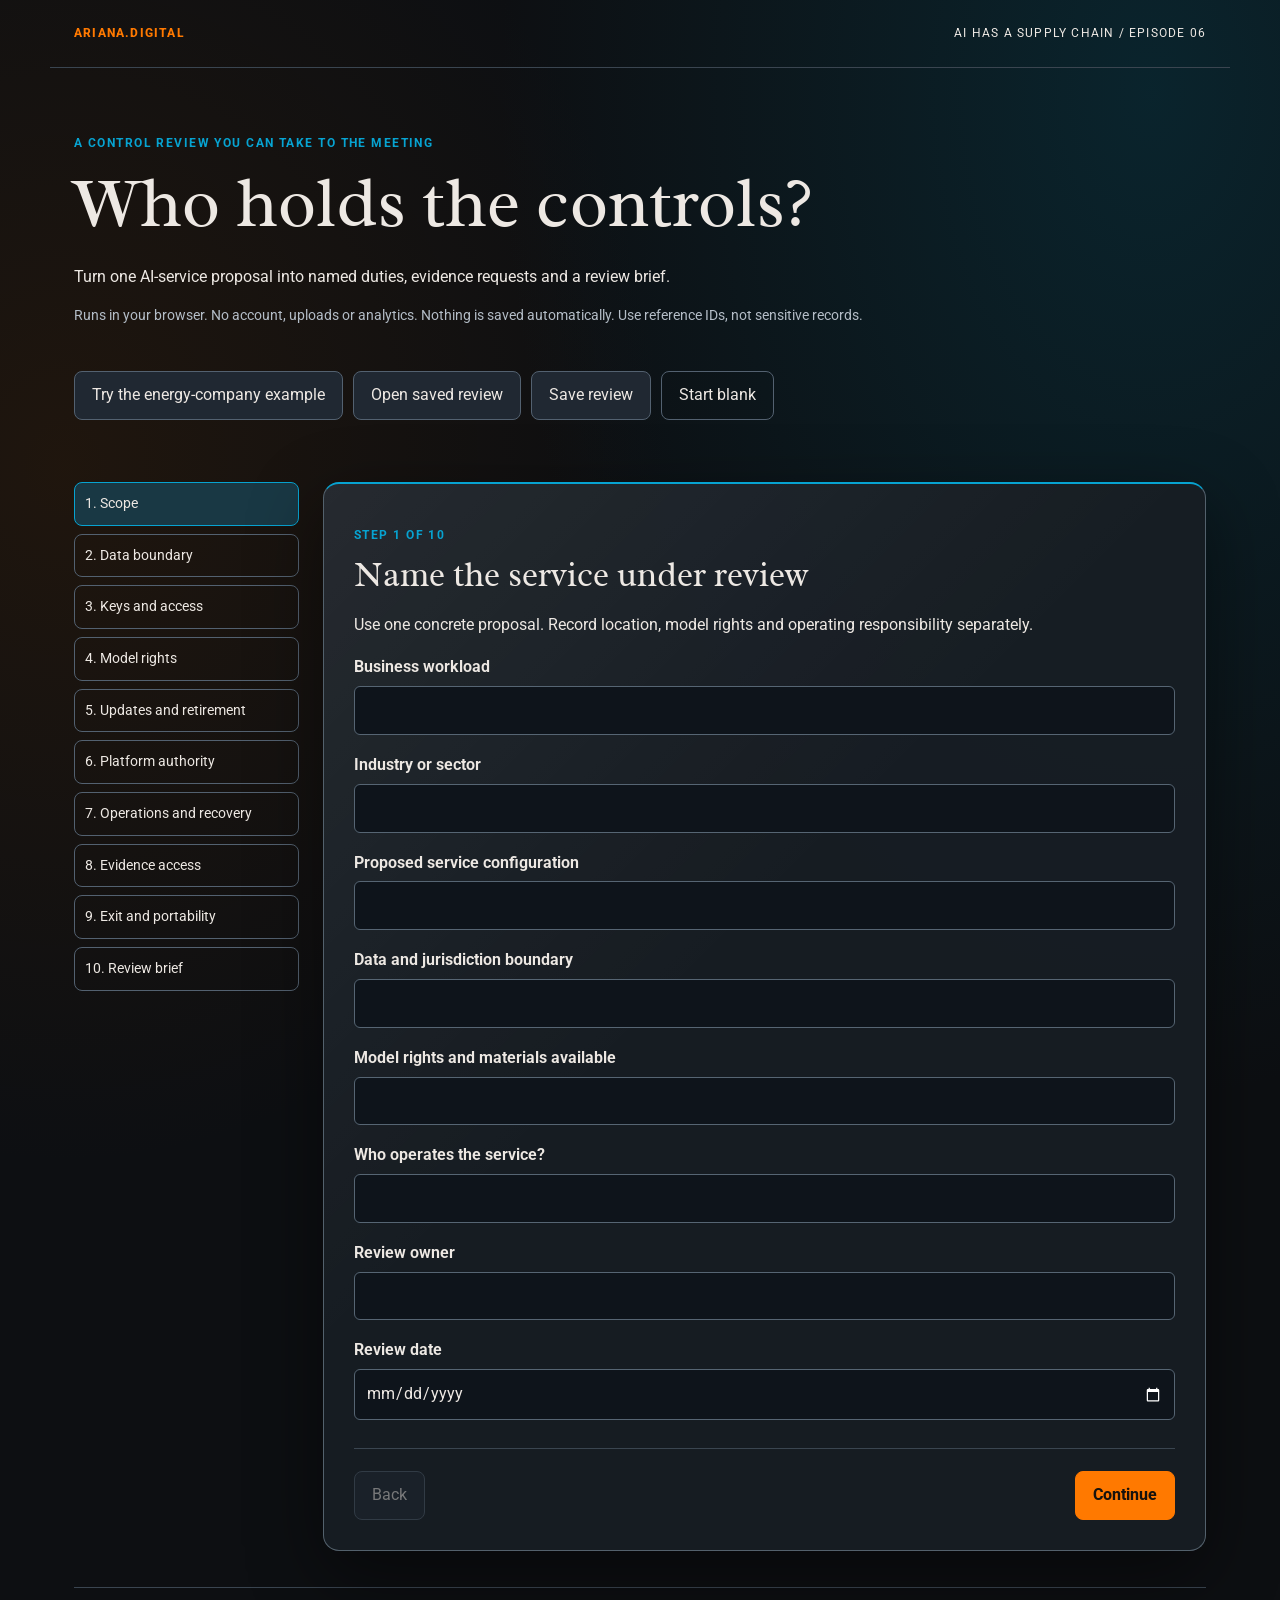
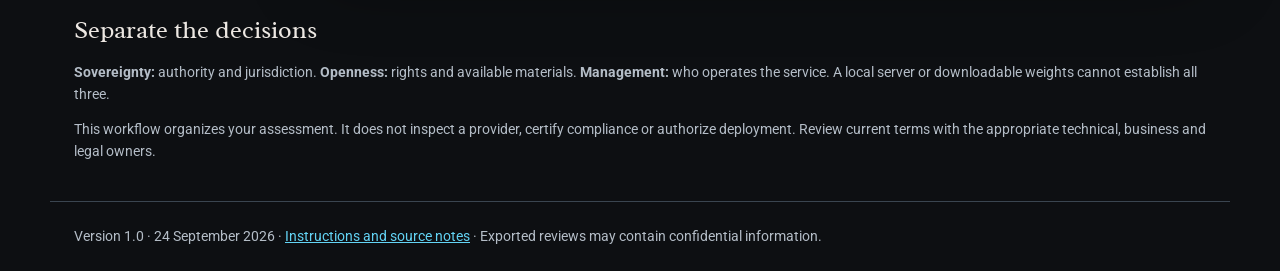
<file: tools/episode-06-control-review/index.html>
<!doctype html>
<html lang="en"><head><meta charset="utf-8"><meta name="viewport" content="width=device-width,initial-scale=1">
<meta http-equiv="Content-Security-Policy" content="default-src 'none'; script-src 'self'; style-src 'self'; font-src 'self'; img-src 'self' data:; connect-src 'none'; base-uri 'none'; form-action 'none'">
<title>Who holds the controls? · Ariana.Digital</title><link rel="stylesheet" href="style.css"><script src="app.js" defer></script></head>
<body><header><a href="#main" class="skip">Skip to workflow</a><span class="brand">ARIANA.DIGITAL</span><span>AI HAS A SUPPLY CHAIN / EPISODE 06</span></header>
<main id="main"><section class="hero"><p class="eyebrow">A CONTROL REVIEW YOU CAN TAKE TO THE MEETING</p><h1>Who holds the controls?</h1><p>Turn one AI-service proposal into named duties, evidence requests and a review brief.</p><p class="privacy">Runs in your browser. No account, uploads or analytics. Nothing is saved automatically. Use reference IDs, not sensitive records.</p></section>
<div class="toolbar"><button id="demo">Try the energy-company example</button><button id="load">Open saved review</button><input id="file" type="file" accept=".json,application/json" hidden><button id="save">Save review</button><button id="reset" class="quiet">Start blank</button></div>
<p id="message" role="status" aria-live="polite"></p>
<div class="workspace"><nav id="steps" aria-label="Review steps"></nav><section class="slab" aria-label="Current review step"><p id="progress" class="eyebrow"></p><div id="panel"></div><div class="navigation"><button id="back">Back</button><button id="next" class="primary">Continue</button></div></section></div>
<section class="note"><h2>Separate the decisions</h2><p><strong>Sovereignty:</strong> authority and jurisdiction. <strong>Openness:</strong> rights and available materials. <strong>Management:</strong> who operates the service. A local server or downloadable weights cannot establish all three.</p><p>This workflow organizes your assessment. It does not inspect a provider, certify compliance or authorize deployment. Review current terms with the appropriate technical, business and legal owners.</p></section>
</main><footer>Version 1.0 · 24 September 2026 · <a href="START-HERE.md">Instructions and source notes</a> · Exported reviews may contain confidential information.</footer></body></html>
</file>
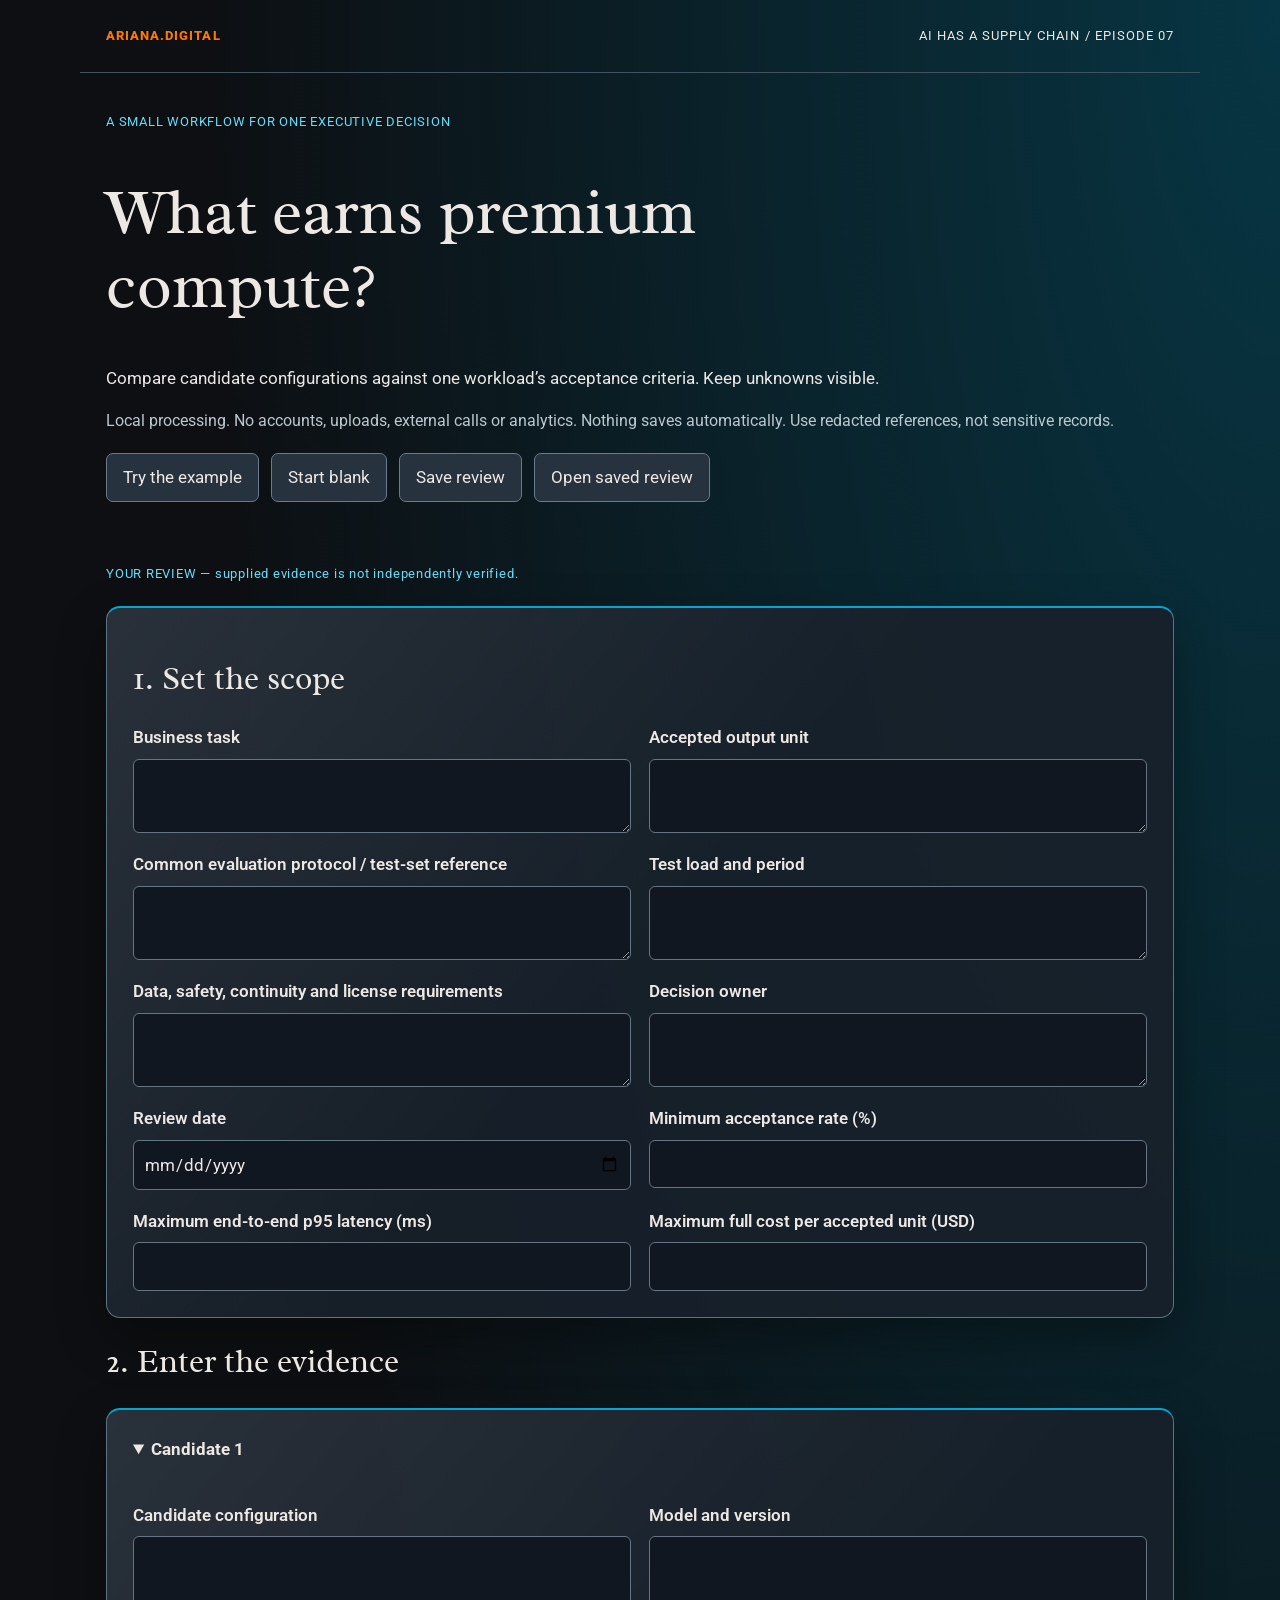
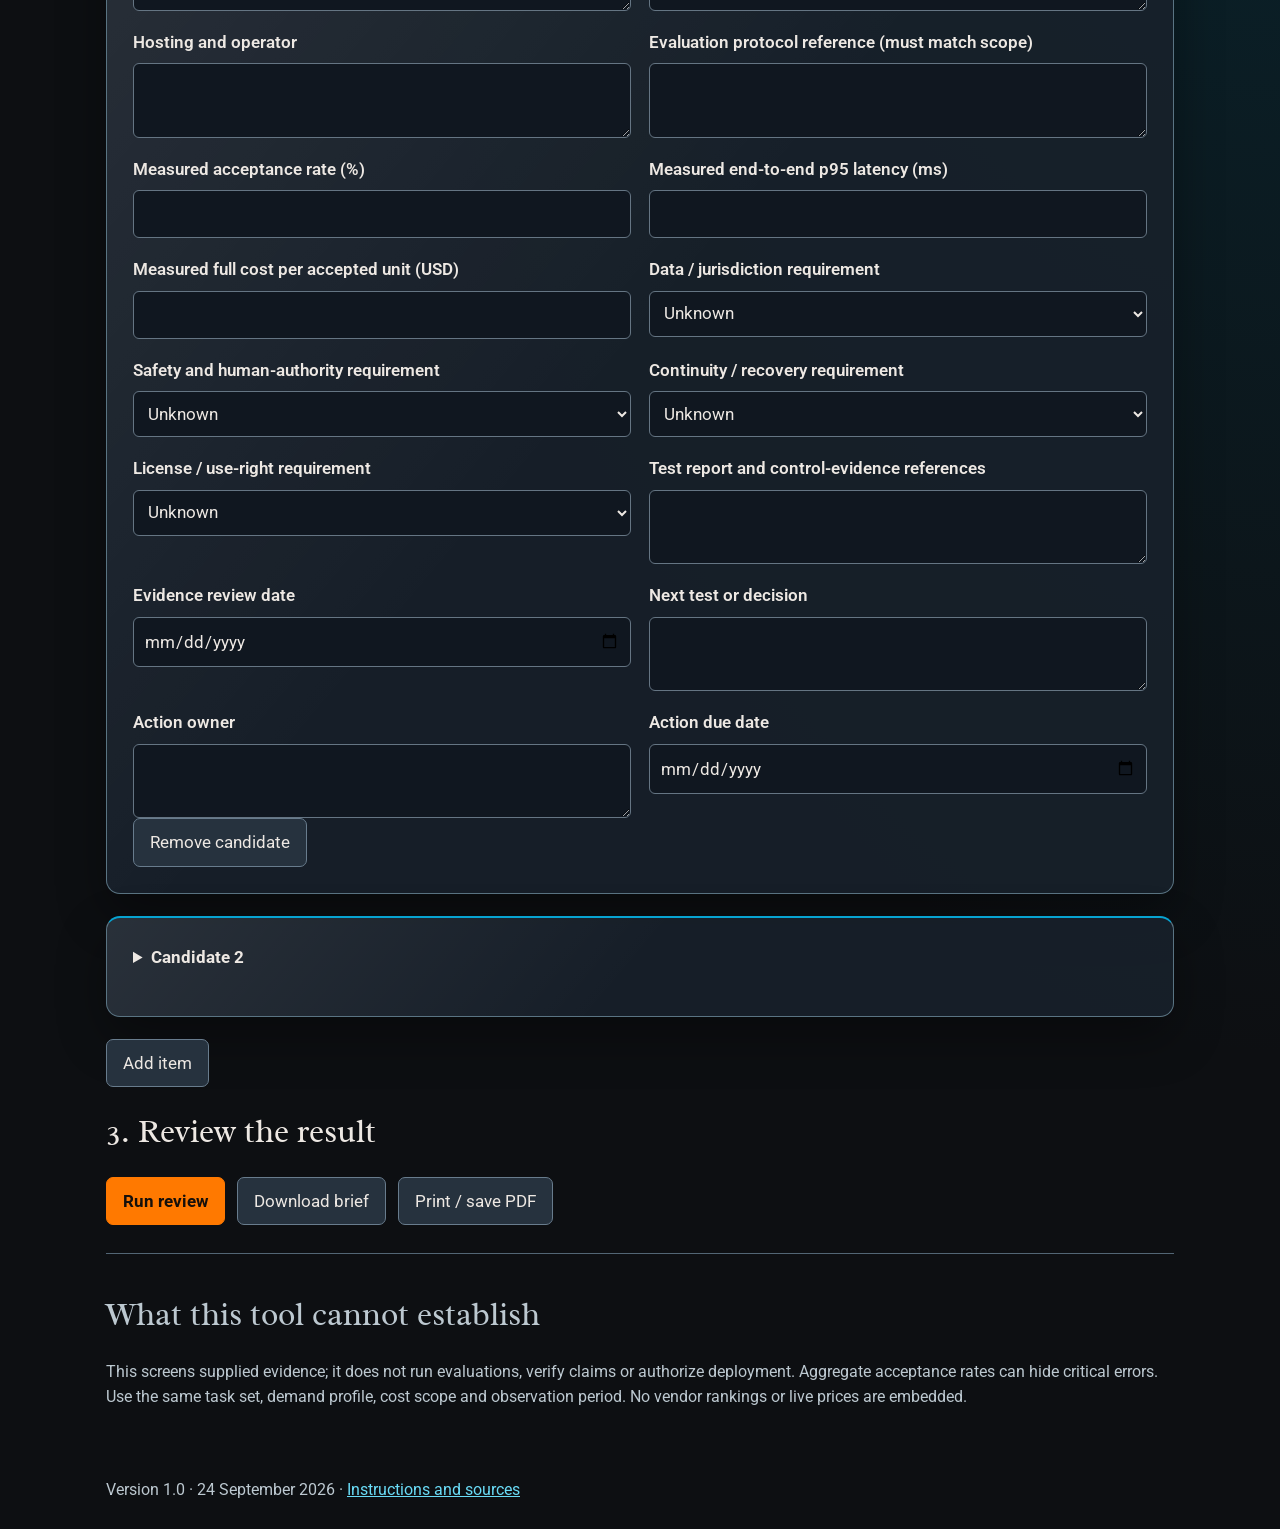
<file: tools/episode-07-placement-test/index.html>
<!doctype html><html lang="en"><head><meta charset="utf-8"><meta name="viewport" content="width=device-width,initial-scale=1"><meta http-equiv="Content-Security-Policy" content="default-src 'none'; script-src 'self'; style-src 'self'; font-src 'self'; connect-src 'none'; base-uri 'none'; form-action 'none'"><title>Workload placement · Ariana.Digital</title><link rel="stylesheet" href="style.css"><script defer src="model.js"></script><script defer src="app.js"></script></head><body><header><span>ARIANA.DIGITAL</span><span id="episode"></span></header><main><p class="eyebrow">A SMALL WORKFLOW FOR ONE EXECUTIVE DECISION</p><h1 id="title"></h1><p id="intro"></p><p class="privacy">Local processing. No accounts, uploads, external calls or analytics. Nothing saves automatically. Use redacted references, not sensitive records.</p><div class="toolbar"><button id="demo">Try the example</button><button id="reset">Start blank</button><button id="save">Save review</button><button id="load">Open saved review</button><input id="file" hidden type="file" accept=".json"></div><p id="message" role="status" aria-live="polite"></p><p id="exampleFlag" class="eyebrow"></p><section class="slab"><h2>1. Set the scope</h2><div id="scope" class="grid"></div></section><h2>2. Enter the evidence</h2><div id="items"></div><button id="add">Add item</button><h2>3. Review the result</h2><div class="toolbar"><button id="run" class="primary">Run review</button><button id="brief">Download brief</button><button id="print">Print / save PDF</button></div><section id="results" aria-live="polite"></section><section class="note"><h2>What this tool cannot establish</h2><p id="limits"></p></section></main><footer>Version 1.0 · 24 September 2026 · <a href="START-HERE.md">Instructions and sources</a></footer></body></html>
</file>
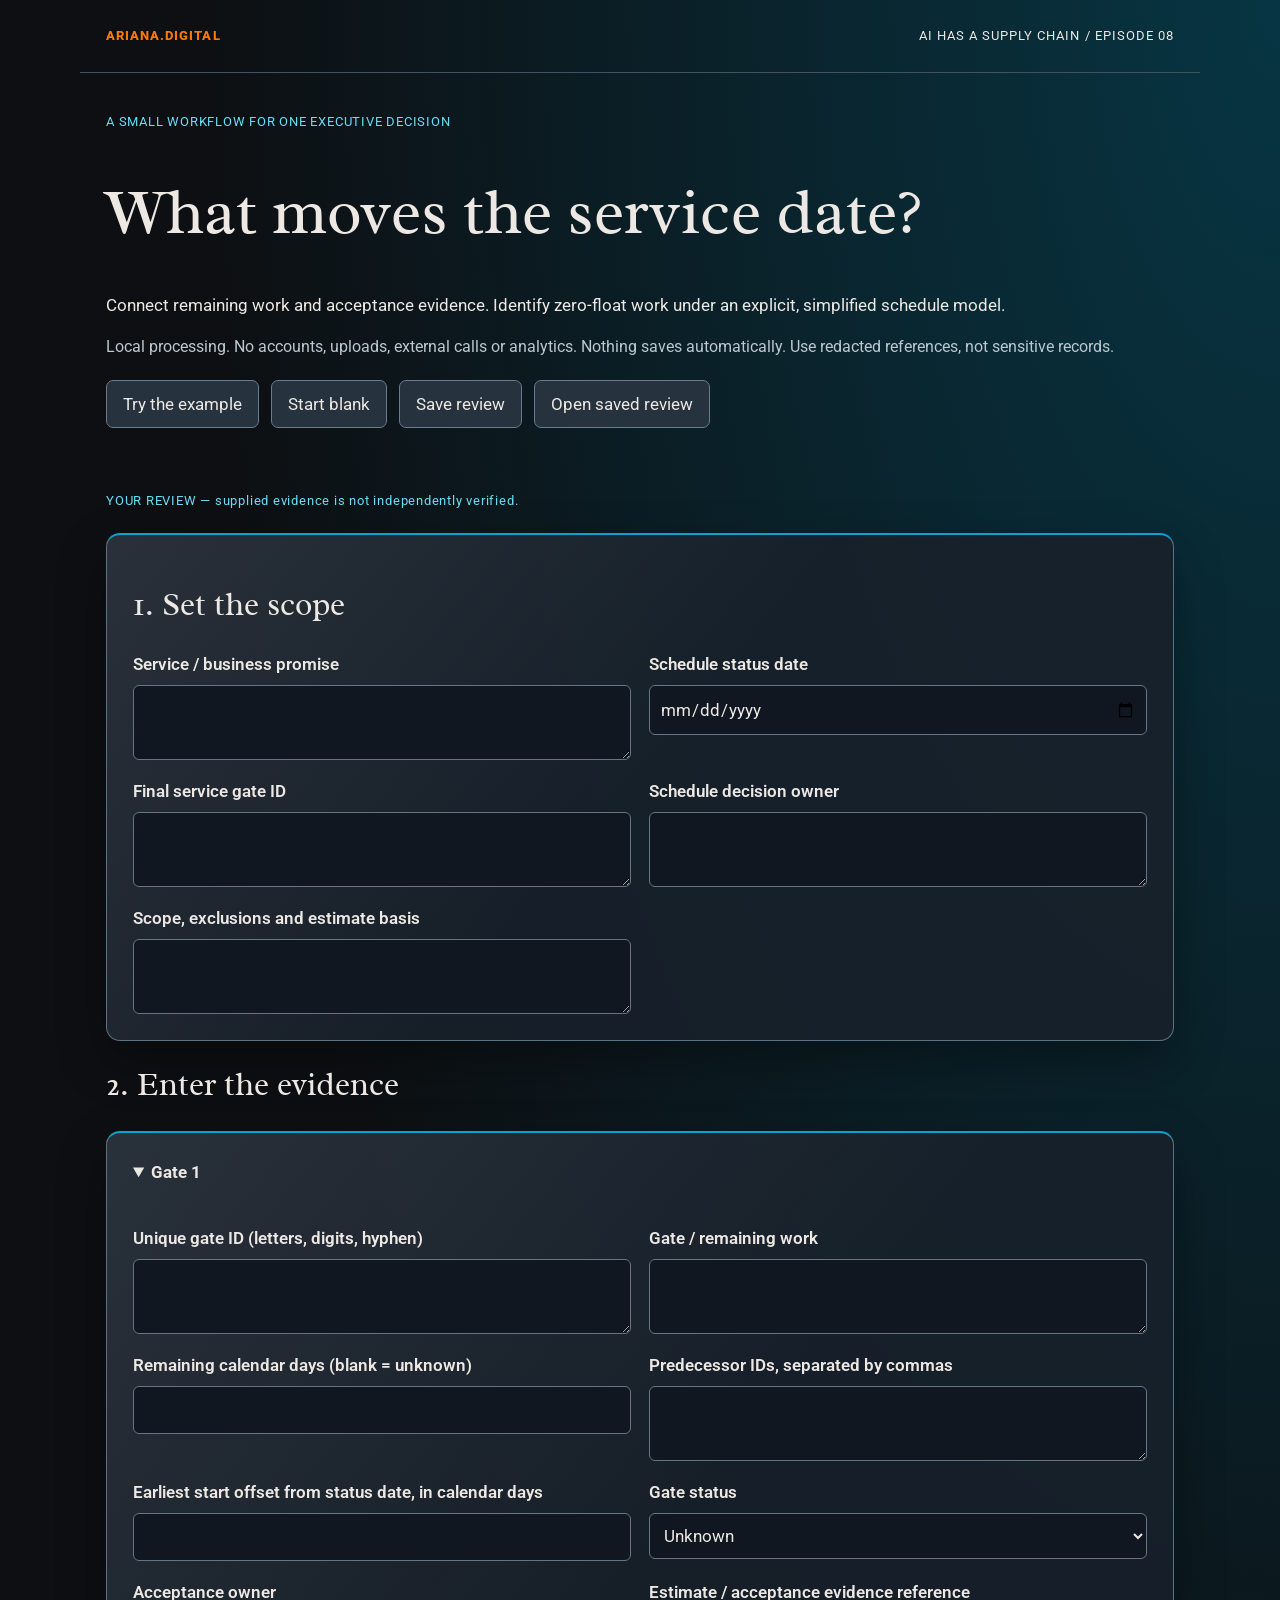
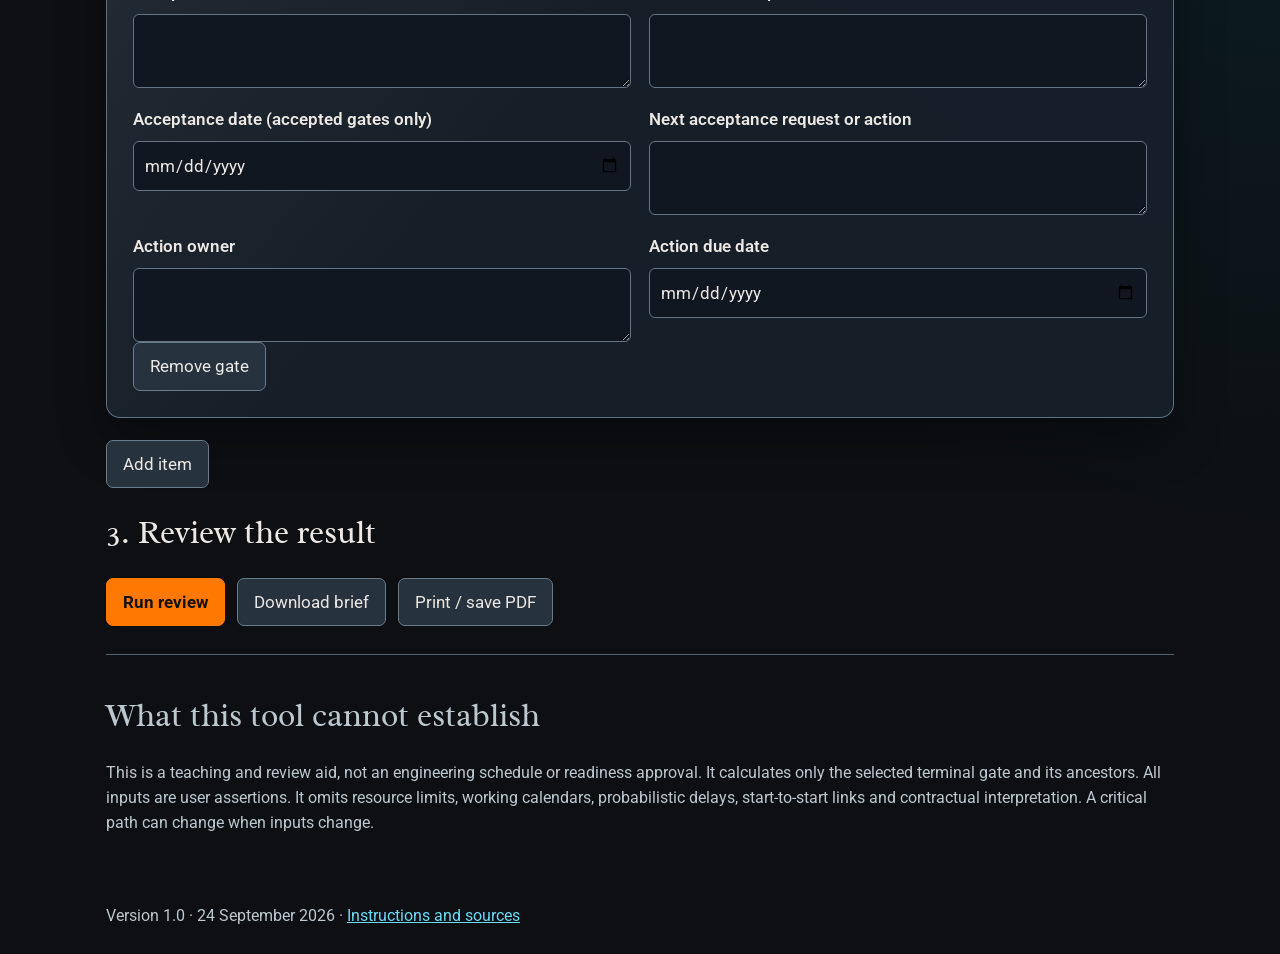
<file: tools/episode-08-delivery-gates/index.html>
<!doctype html><html lang="en"><head><meta charset="utf-8"><meta name="viewport" content="width=device-width,initial-scale=1"><meta http-equiv="Content-Security-Policy" content="default-src 'none'; script-src 'self'; style-src 'self'; font-src 'self'; connect-src 'none'; base-uri 'none'; form-action 'none'"><title>Delivery gates · Ariana.Digital</title><link rel="stylesheet" href="style.css"><script defer src="model.js"></script><script defer src="app.js"></script></head><body><header><span>ARIANA.DIGITAL</span><span id="episode"></span></header><main><p class="eyebrow">A SMALL WORKFLOW FOR ONE EXECUTIVE DECISION</p><h1 id="title"></h1><p id="intro"></p><p class="privacy">Local processing. No accounts, uploads, external calls or analytics. Nothing saves automatically. Use redacted references, not sensitive records.</p><div class="toolbar"><button id="demo">Try the example</button><button id="reset">Start blank</button><button id="save">Save review</button><button id="load">Open saved review</button><input id="file" hidden type="file" accept=".json"></div><p id="message" role="status" aria-live="polite"></p><p id="exampleFlag" class="eyebrow"></p><section class="slab"><h2>1. Set the scope</h2><div id="scope" class="grid"></div></section><h2>2. Enter the evidence</h2><div id="items"></div><button id="add">Add item</button><h2>3. Review the result</h2><div class="toolbar"><button id="run" class="primary">Run review</button><button id="brief">Download brief</button><button id="print">Print / save PDF</button></div><section id="results" aria-live="polite"></section><section class="note"><h2>What this tool cannot establish</h2><p id="limits"></p></section></main><footer>Version 1.0 · 24 September 2026 · <a href="START-HERE.md">Instructions and sources</a></footer></body></html>
</file>
<file: tools/episode-06-control-review/style.css>
@font-face{font-family:Radley;src:url('assets/Radley-Regular.ttf')}@font-face{font-family:Roboto;src:url('assets/Roboto.ttf');font-weight:100 900}
:root{color-scheme:dark;--orange:#ff7900;--cyan:#07a3d1;--ink:#0d0f12;--text:#ede8e3;--muted:#b4bdc7;--line:#3a4550}*{box-sizing:border-box}body{margin:0;background:radial-gradient(ellipse at 90% 5%,#07364488,transparent 40%),radial-gradient(ellipse at 5% 25%,#52280144,transparent 35%),var(--ink);color:var(--text);font:16px/1.55 Roboto,Arial,sans-serif}header,main,footer{max-width:1180px;margin:auto;padding:24px}header{display:flex;justify-content:space-between;gap:24px;font-size:12px;letter-spacing:.1em;border-bottom:1px solid var(--line)}.brand{color:var(--orange);font-weight:800}.hero{max-width:850px;padding:30px 0 12px}.eyebrow{color:var(--cyan);letter-spacing:.12em;font-size:12px;font-weight:700}h1,h2,h3{font-family:Radley,Georgia,serif;font-weight:400;line-height:1.12}h1{font-size:clamp(42px,6vw,70px);margin:12px 0 22px}h2{font-size:34px;margin:8px 0 18px}h3{font-size:24px}.privacy,.hint,footer,.note{color:var(--muted);font-size:14px}.toolbar{display:flex;flex-wrap:wrap;gap:10px;margin:18px 0}button{font:inherit;padding:11px 17px;border:1px solid #536170;border-radius:8px;background:#202832;color:var(--text);cursor:pointer}button:hover{border-color:var(--cyan);background:#273746}button:disabled{opacity:.45;cursor:default}.primary{background:var(--orange);border-color:var(--orange);color:#17120d;font-weight:750}.primary:hover{background:#ff972c}.quiet{background:transparent}button:focus-visible,a:focus-visible,input:focus-visible,select:focus-visible,textarea:focus-visible{outline:3px solid var(--cyan);outline-offset:3px}.workspace{display:grid;grid-template-columns:225px 1fr;gap:24px;margin:20px 0 36px}#steps{display:flex;flex-direction:column;gap:8px}#steps button{text-align:left;background:transparent;font-size:14px;padding:10px}#steps button[aria-current=step]{background:#193844;border-color:var(--cyan)}.slab{background:linear-gradient(135deg,#ffffff12,#ffffff02 45%),#151b22ed;border:1px solid #53616c;border-top:2px solid var(--cyan);border-radius:16px;box-shadow:0 24px 75px #0007;padding:30px;min-width:0}.field{display:flex;flex-direction:column;gap:6px;margin:18px 0}.field label{font-weight:650}.field small{color:var(--muted)}input,select,textarea{font:inherit;color:var(--text);background:#0e141b;border:1px solid #566573;border-radius:6px;padding:11px;width:100%;min-width:0}textarea{min-height:82px;resize:vertical}.row{display:grid;grid-template-columns:1fr 1fr;gap:18px}.navigation{display:flex;justify-content:space-between;margin-top:28px;border-top:1px solid var(--line);padding-top:22px}.notice{border-left:3px solid var(--orange);padding:14px 18px;background:#ff79000a}.card{padding:16px 0;border-bottom:1px solid var(--line);overflow-wrap:anywhere}.card p{margin:7px 0}.badge{font-weight:700;color:var(--orange)}.actions{display:flex;flex-wrap:wrap;gap:12px;margin:20px 0}.report{white-space:pre-wrap;overflow-wrap:anywhere;font-family:Roboto,Arial,sans-serif;font-size:14px;border:1px solid var(--line);padding:20px}.skip{position:absolute;top:-100px}.skip:focus{top:10px;background:#000;padding:15px;z-index:3}a{color:#63d4f5}#message{min-height:1.5em;color:#ffd2a9}.note{border-top:1px solid var(--line);padding-top:20px}.note h2{font-size:25px;color:var(--text)}footer{border-top:1px solid var(--line)}
@media(max-width:720px){header{flex-direction:column;gap:8px}header,main,footer{padding:18px}.workspace{grid-template-columns:1fr;gap:12px}#steps{display:grid;grid-template-columns:1fr 1fr}.slab{padding:20px}.row{grid-template-columns:1fr;gap:0}h2{font-size:29px}}
@media print{body{background:white;color:black}header,.hero,.toolbar,#message,#steps,#progress,.navigation,.note,footer,.actions,#panel>:not(.report){display:none}.workspace{display:block}.slab{border:0;background:white;box-shadow:none;padding:0;color:black}.report{color:black;border:0;padding:0}.eyebrow{color:black}.notice{background:none}.card{break-inside:avoid}}
</file>
<file: tools/episode-07-placement-test/style.css>
@font-face{font-family:Radley;src:url('assets/Radley-Regular.ttf')}@font-face{font-family:Roboto;src:url('assets/Roboto.ttf');font-weight:100 900}*{box-sizing:border-box}body{margin:0;background:radial-gradient(ellipse at top right,#073543,transparent 60%),#0d0f12;color:#ede8e3;font:17px/1.55 Roboto,Arial,sans-serif}header,main,footer{max-width:1120px;margin:auto;padding:26px}header{display:flex;justify-content:space-between;gap:20px;font-size:13px;letter-spacing:.08em;border-bottom:1px solid #415360}header span:first-child{color:#ff7900;font-weight:800}h1,h2,h3{font-family:Radley,Georgia,serif;font-weight:400;line-height:1.15}h1{font-size:clamp(42px,5vw,66px);max-width:850px}h2{font-size:32px}h3{font-size:26px}.eyebrow{color:#6adcf7;font-size:13px;letter-spacing:.06em}.privacy,.note,footer{color:#bcc8d0;font-size:16px}.slab{padding:26px;margin:22px 0;border:1px solid #5a7483;border-top:2px solid #07a3d1;border-radius:14px;background:linear-gradient(130deg,#ffffff15,transparent 50%),#18212be6;box-shadow:0 20px 50px #0005}.grid{display:grid;grid-template-columns:1fr 1fr;gap:18px}.field{display:flex;flex-direction:column;gap:8px;min-width:0}label{font-weight:600}input,select,textarea{font:inherit;color:#ede8e3;border:1px solid #657583;background:#101720;border-radius:6px;padding:10px;width:100%;min-height:46px}textarea{resize:vertical}button{font:inherit;min-height:46px;padding:10px 16px;border:1px solid #687c8d;border-radius:7px;background:#26323e;color:#ede8e3;cursor:pointer}button:disabled{opacity:.5;cursor:default}.toolbar{display:flex;flex-wrap:wrap;gap:12px;margin:20px 0}.primary{background:#ff7900;color:#16100b;font-weight:700;border-color:#ff7900}button:focus-visible,a:focus-visible,input:focus-visible,textarea:focus-visible,select:focus-visible,summary:focus-visible{outline:3px solid #6adcf7;outline-offset:3px}summary{font-weight:700;cursor:pointer;min-height:46px}details[open] summary{margin-bottom:20px}.result{padding:20px;border-left:3px solid #07a3d1;margin:16px 0;background:#16212c;overflow-wrap:anywhere}.verdict,.warning{color:#ffc48f}.note{border-top:1px solid #526574;margin-top:28px;padding-top:16px}a{color:#6adcf7}#message{color:#ffc48f;min-height:1.5em}.print-report{display:none}
@media(max-width:700px){.grid{grid-template-columns:1fr}header{flex-direction:column}header,main,footer{padding:18px}.slab{padding:18px}h1{font-size:42px}}
@media print{body{background:white;color:black}header,main,footer{display:none}.print-report{display:block;white-space:pre-wrap;overflow-wrap:anywhere;font:12pt/1.4 Roboto,Arial,sans-serif;margin:20px}}
</file>
<file: tools/episode-08-delivery-gates/style.css>
@font-face{font-family:Radley;src:url('assets/Radley-Regular.ttf')}@font-face{font-family:Roboto;src:url('assets/Roboto.ttf');font-weight:100 900}*{box-sizing:border-box}body{margin:0;background:radial-gradient(ellipse at top right,#073543,transparent 60%),#0d0f12;color:#ede8e3;font:17px/1.55 Roboto,Arial,sans-serif}header,main,footer{max-width:1120px;margin:auto;padding:26px}header{display:flex;justify-content:space-between;gap:20px;font-size:13px;letter-spacing:.08em;border-bottom:1px solid #415360}header span:first-child{color:#ff7900;font-weight:800}h1,h2,h3{font-family:Radley,Georgia,serif;font-weight:400;line-height:1.15}h1{font-size:clamp(42px,5vw,66px);max-width:850px}h2{font-size:32px}h3{font-size:26px}.eyebrow{color:#6adcf7;font-size:13px;letter-spacing:.06em}.privacy,.note,footer{color:#bcc8d0;font-size:16px}.slab{padding:26px;margin:22px 0;border:1px solid #5a7483;border-top:2px solid #07a3d1;border-radius:14px;background:linear-gradient(130deg,#ffffff15,transparent 50%),#18212be6;box-shadow:0 20px 50px #0005}.grid{display:grid;grid-template-columns:1fr 1fr;gap:18px}.field{display:flex;flex-direction:column;gap:8px;min-width:0}label{font-weight:600}input,select,textarea{font:inherit;color:#ede8e3;border:1px solid #657583;background:#101720;border-radius:6px;padding:10px;width:100%;min-height:46px}textarea{resize:vertical}button{font:inherit;min-height:46px;padding:10px 16px;border:1px solid #687c8d;border-radius:7px;background:#26323e;color:#ede8e3;cursor:pointer}button:disabled{opacity:.5;cursor:default}.toolbar{display:flex;flex-wrap:wrap;gap:12px;margin:20px 0}.primary{background:#ff7900;color:#16100b;font-weight:700;border-color:#ff7900}button:focus-visible,a:focus-visible,input:focus-visible,textarea:focus-visible,select:focus-visible,summary:focus-visible{outline:3px solid #6adcf7;outline-offset:3px}summary{font-weight:700;cursor:pointer;min-height:46px}details[open] summary{margin-bottom:20px}.result{padding:20px;border-left:3px solid #07a3d1;margin:16px 0;background:#16212c;overflow-wrap:anywhere}.verdict,.warning{color:#ffc48f}.note{border-top:1px solid #526574;margin-top:28px;padding-top:16px}a{color:#6adcf7}#message{color:#ffc48f;min-height:1.5em}.print-report{display:none}
@media(max-width:700px){.grid{grid-template-columns:1fr}header{flex-direction:column}header,main,footer{padding:18px}.slab{padding:18px}h1{font-size:42px}}
@media print{body{background:white;color:black}header,main,footer{display:none}.print-report{display:block;white-space:pre-wrap;overflow-wrap:anywhere;font:12pt/1.4 Roboto,Arial,sans-serif;margin:20px}}
</file>
